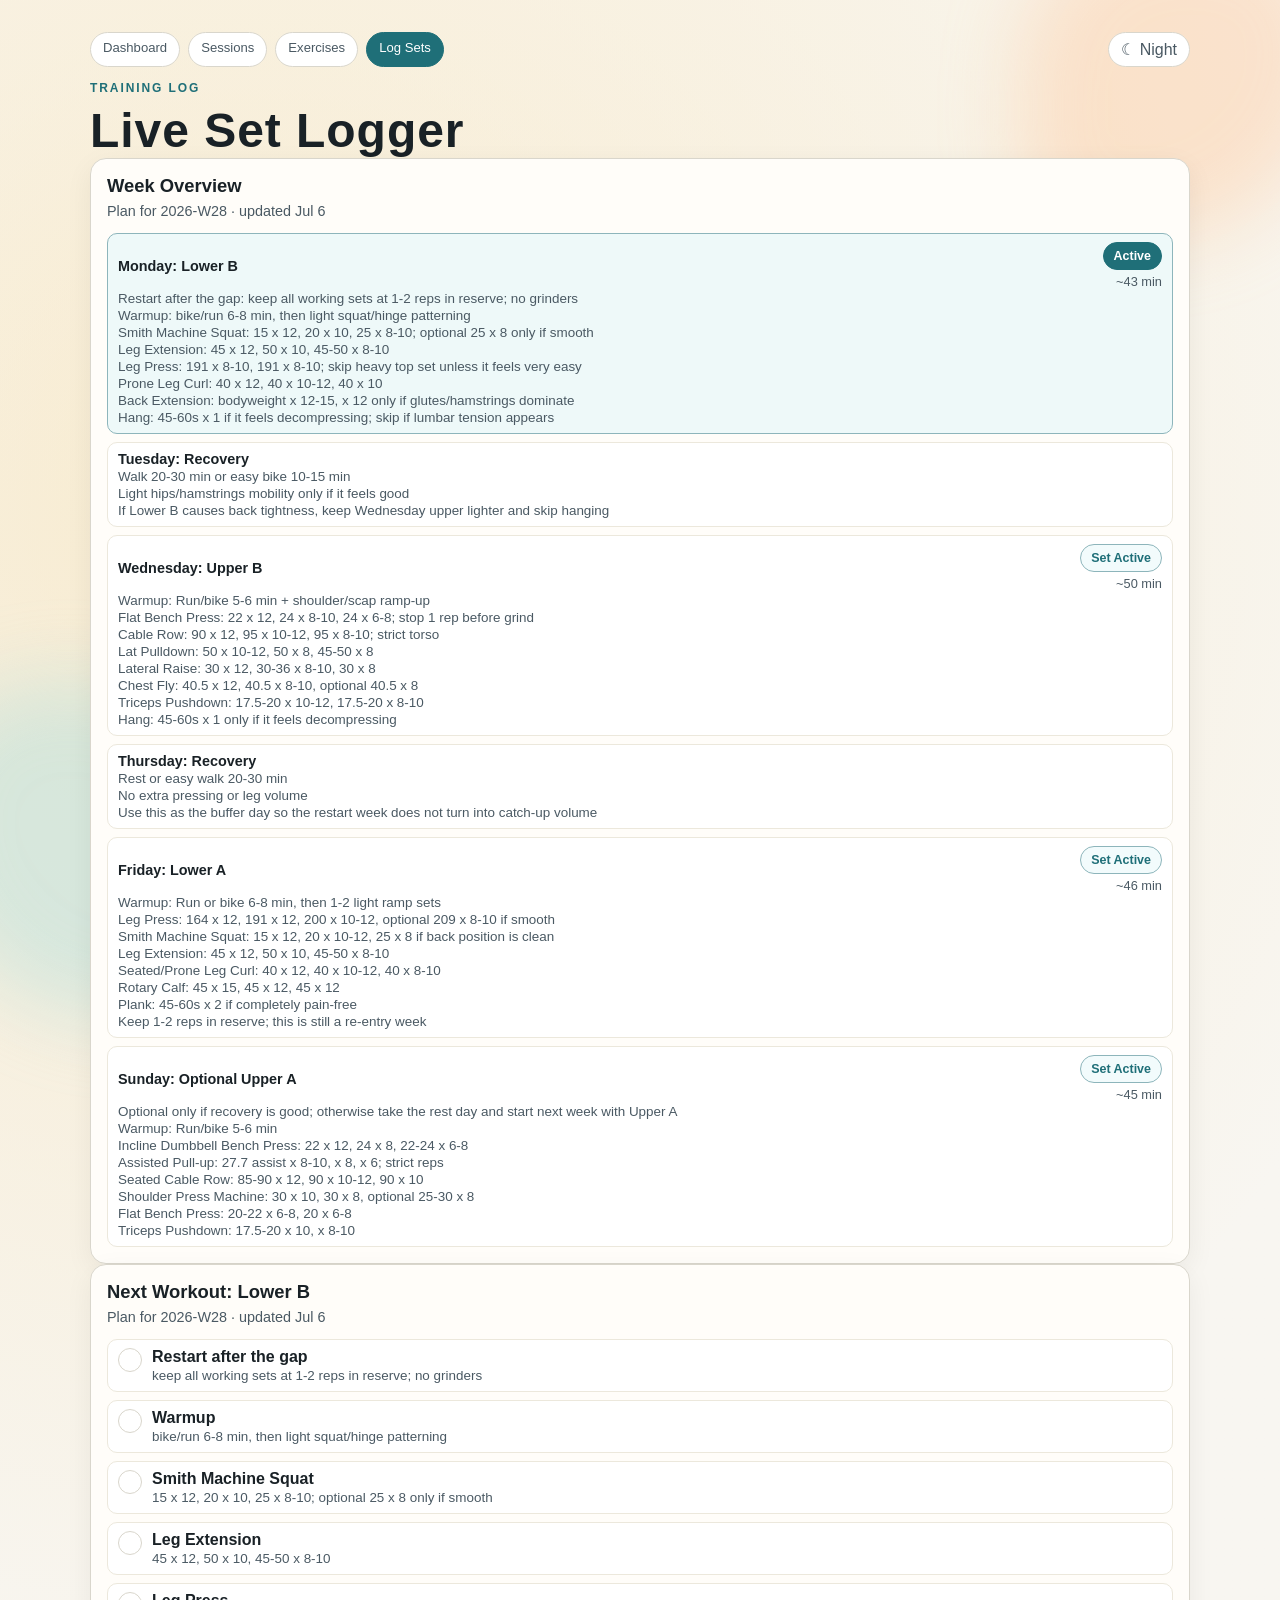
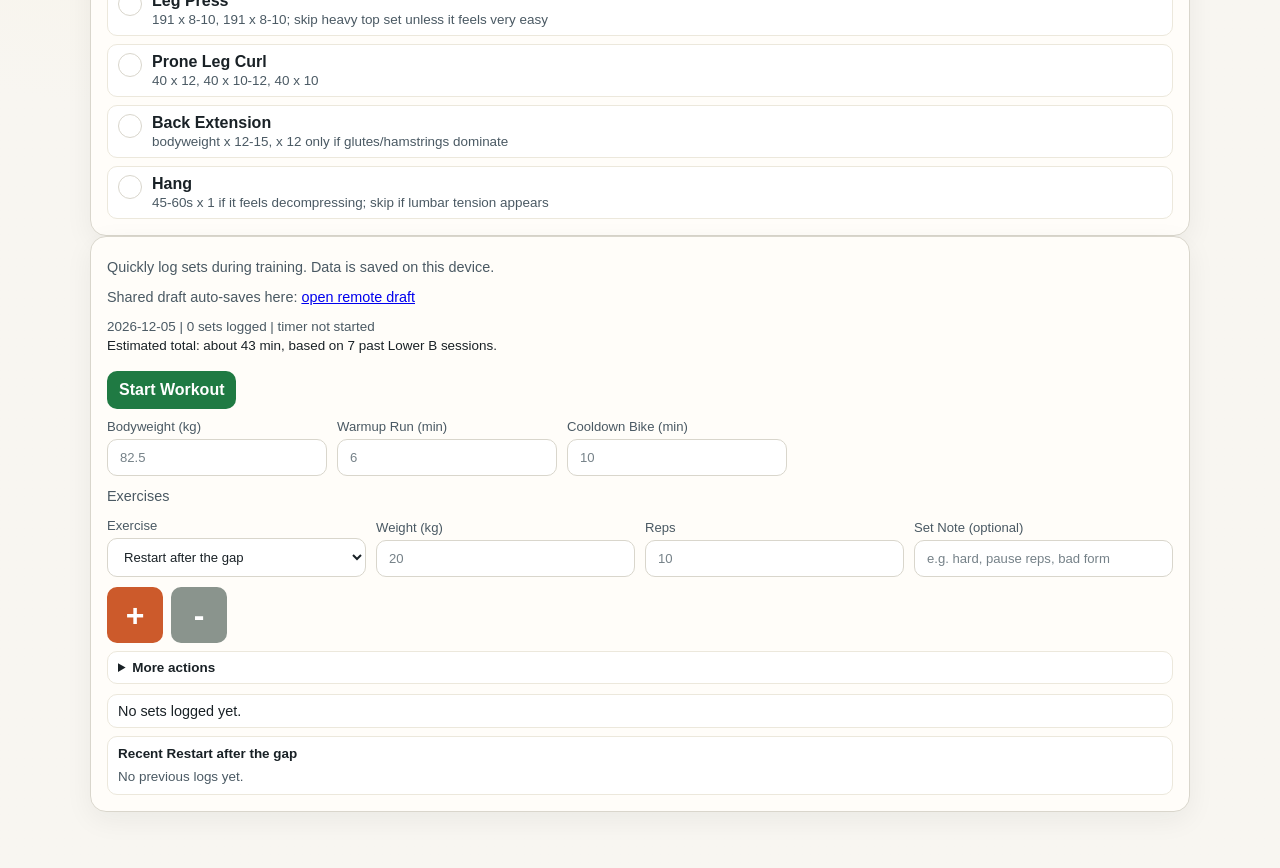
<file: index.html>
<!doctype html>
<html lang="en">
  <head>
    <meta charset="UTF-8" />
    <meta name="viewport" content="width=device-width, initial-scale=1.0" />
    <title>Workout Logger</title>
    <link rel="icon" href="./favicon.svg" type="image/svg+xml" />
    <link rel="stylesheet" href="styles.css?v=20260608c" />
  </head>
  <body>
    <div class="bg-shape bg-shape-a"></div>
    <div class="bg-shape bg-shape-b"></div>

    <main class="container">
      <nav class="top-nav">
        <a class="top-nav-link" href="./dashboard.html">Dashboard</a>
        <a class="top-nav-link" href="./sessions.html">Sessions</a>
        <a class="top-nav-link" href="./exercises.html">Exercises</a>
        <a class="top-nav-link is-active" href="./index.html">Log Sets</a>
      </nav>

      <header class="hero">
        <p class="eyebrow">Training Log</p>
        <h1>Live Set Logger</h1>
      </header>

      <section class="panel">
        <h2>Week Overview</h2>
        <p id="week-plan-meta" class="panel-note">Plan version</p>
        <div id="week-overview" class="week-overview"></div>
      </section>

      <section class="panel">
        <h2 id="next-workout-title">Next Workout: Upper A</h2>
        <p id="next-plan-meta" class="panel-note">Plan version</p>
        <div id="next-plan" class="next-plan"></div>
      </section>

      <section class="panel">
        <p class="panel-note">Quickly log sets during training. Data is saved on this device.</p>
        <p class="panel-note">Shared draft auto-saves here: <a id="live-shared-link" href="https://api.restful-api.dev/objects/ff8081819d82fab6019da7edcb1f2a55" target="_blank" rel="noreferrer">open remote draft</a></p>
        <div id="live-status" class="live-status"></div>
        <div id="live-estimate" class="live-estimate"></div>
        <div id="live-feedback" class="live-feedback"></div>
        <div class="live-actions live-actions-top">
          <button id="live-toggle-workout" class="live-btn live-btn-start" type="button">Start Workout</button>
        </div>
        <div class="live-session-grid">
          <label class="live-field" for="live-bodyweight">
            <span>Bodyweight (kg)</span>
            <input id="live-bodyweight" type="number" min="0" step="any" inputmode="decimal" placeholder="82.5" />
          </label>
          <label class="live-field" for="live-warmup-run">
            <span>Warmup Run (min)</span>
            <input id="live-warmup-run" type="number" min="0" step="1" inputmode="numeric" placeholder="6" />
          </label>
          <label class="live-field" for="live-cooldown-bike">
            <span>Cooldown Bike (min)</span>
            <input id="live-cooldown-bike" type="number" min="0" step="1" inputmode="numeric" placeholder="10" />
          </label>
        </div>
        <p class="panel-note">Exercises</p>
        <div class="live-grid">
          <label class="live-field" for="live-exercise">
            <span>Exercise</span>
            <select id="live-exercise"></select>
          </label>
          <label id="live-custom-wrap" class="live-field" for="live-custom-exercise" hidden>
            <span>Custom Exercise Name</span>
            <input id="live-custom-exercise" type="text" placeholder="e.g. Dumbbell Row" />
          </label>
          <label id="live-weight-wrap" class="live-field" for="live-weight">
            <span>Weight (kg)</span>
            <input id="live-weight" type="number" min="0" step="1" inputmode="decimal" placeholder="20" />
          </label>
          <label id="live-reps-wrap" class="live-field" for="live-reps">
            <span>Reps</span>
            <input id="live-reps" type="number" min="0" step="1" inputmode="numeric" placeholder="10" />
          </label>
          <label id="live-duration-wrap" class="live-field" for="live-duration-sec" hidden>
            <span>Seconds</span>
            <input id="live-duration-sec" type="number" min="1" step="1" inputmode="numeric" placeholder="30" />
          </label>
          <label class="live-field" for="live-set-note">
            <span>Set Note (optional)</span>
            <input id="live-set-note" type="text" placeholder="e.g. hard, pause reps, bad form" />
          </label>
          <div class="live-actions">
            <button id="live-add" class="live-btn live-btn-plus" type="button" aria-label="Add Set" title="Add Set">+</button>
            <button id="live-remove-last" class="live-btn live-btn-minus" type="button" aria-label="Remove Last Set" title="Remove Last Set">-</button>
          </div>
        </div>

        <details class="live-advanced">
          <summary>More actions</summary>
          <div class="live-advanced-actions">
            <button id="live-export-yaml" class="live-btn live-btn-accent" type="button">Export YAML for Today</button>
            <button id="live-copy-yaml" class="live-btn live-btn-dark" type="button">Copy YAML</button>
            <button id="live-clear" class="live-btn live-btn-muted" type="button">Clear Session</button>
          </div>
          <label class="live-field" for="live-yaml-output">
            <span>YAML Output</span>
            <textarea id="live-yaml-output" class="live-yaml-output" readonly placeholder="Your generated YAML will appear here..."></textarea>
          </label>
        </details>

        <div id="live-list" class="live-list"></div>
        <div id="live-ex-history" class="live-ex-history"></div>
      </section>
    </main>

    <script src="app.js?v=20260608d"></script>
  </body>
</html>
</file>
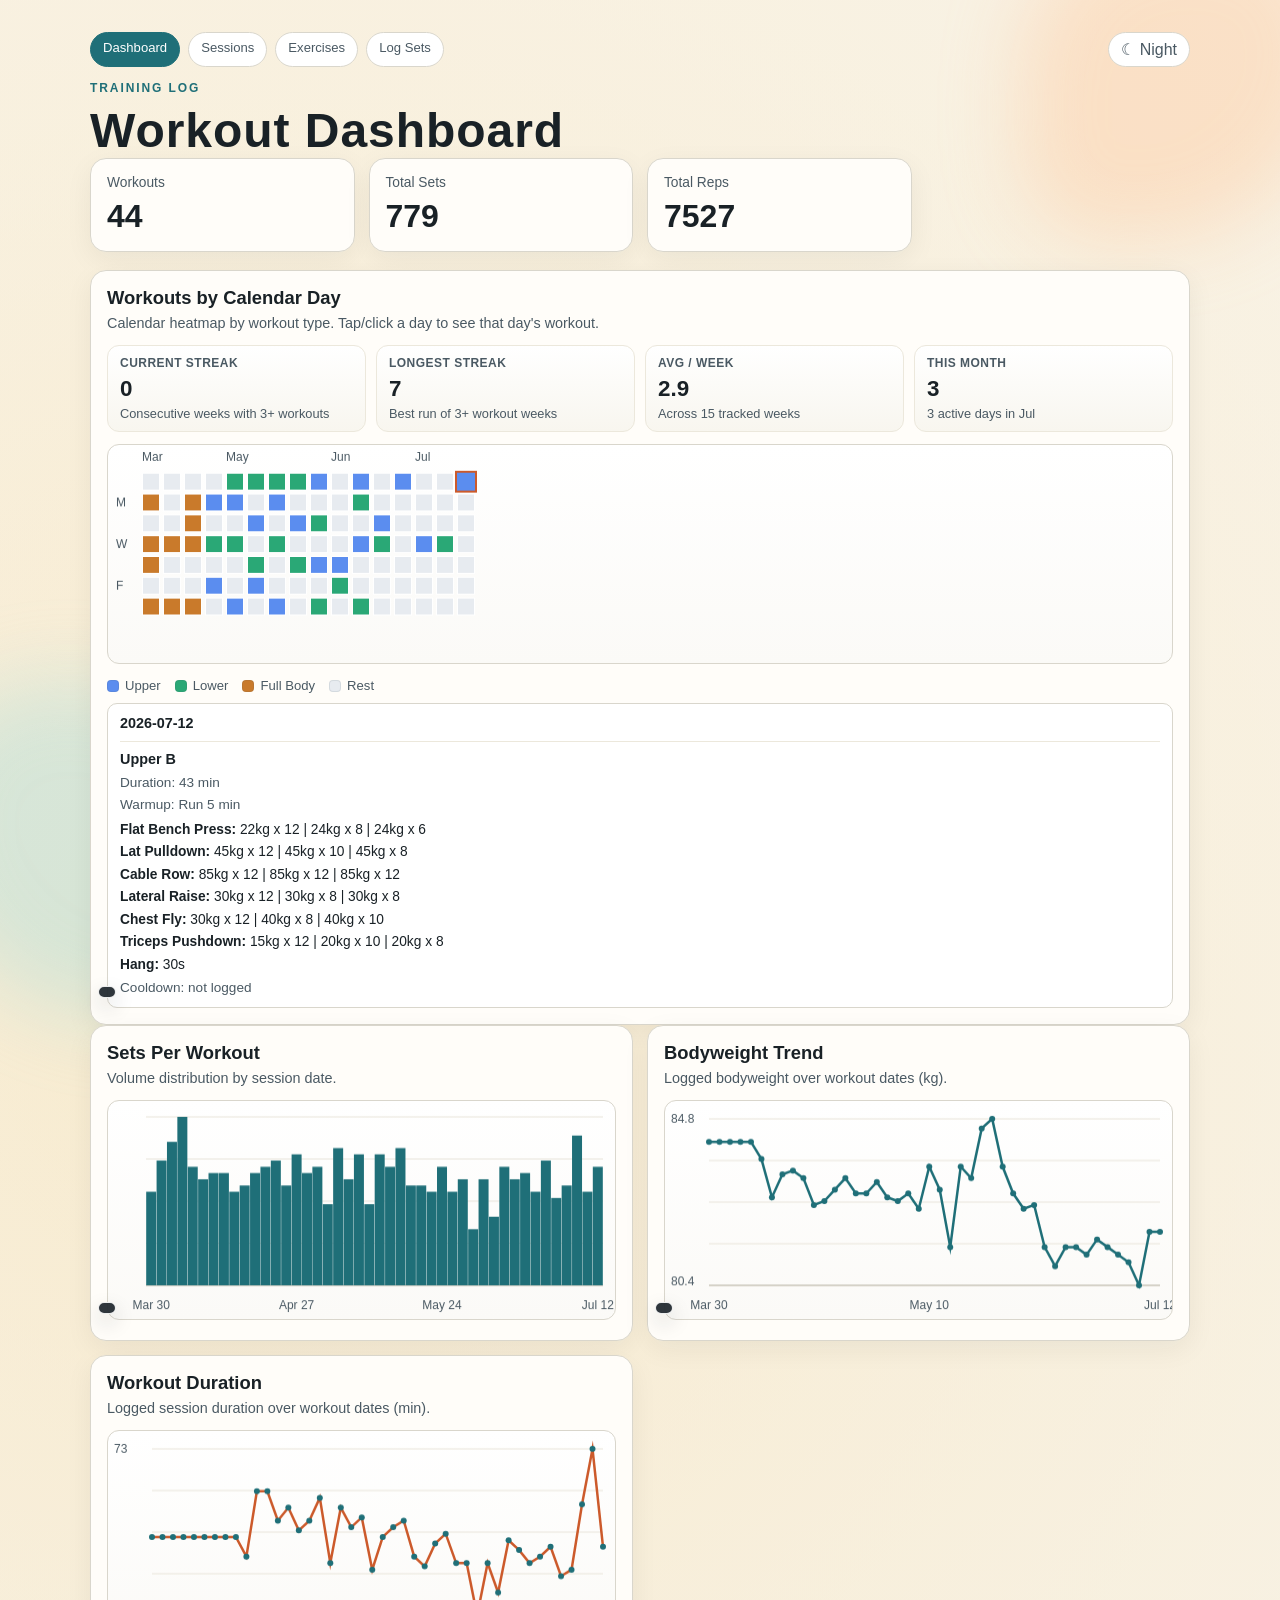
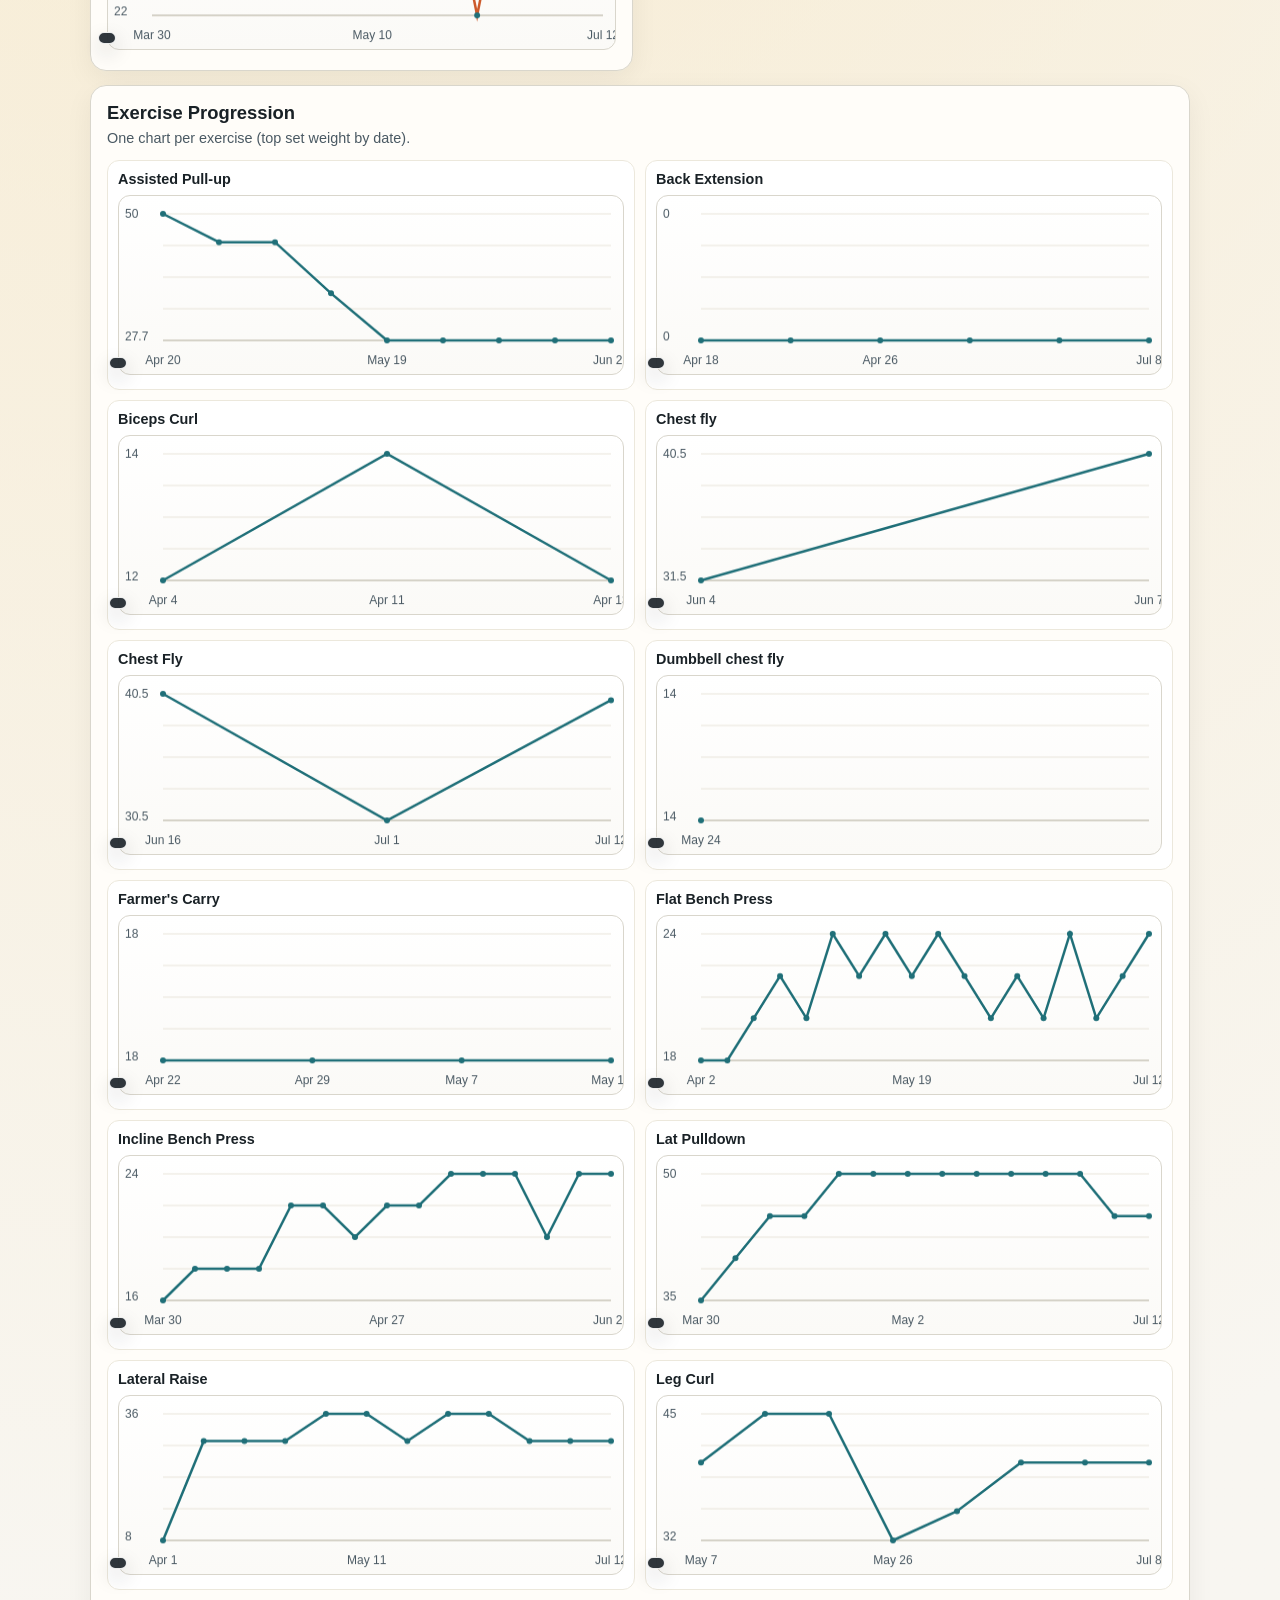
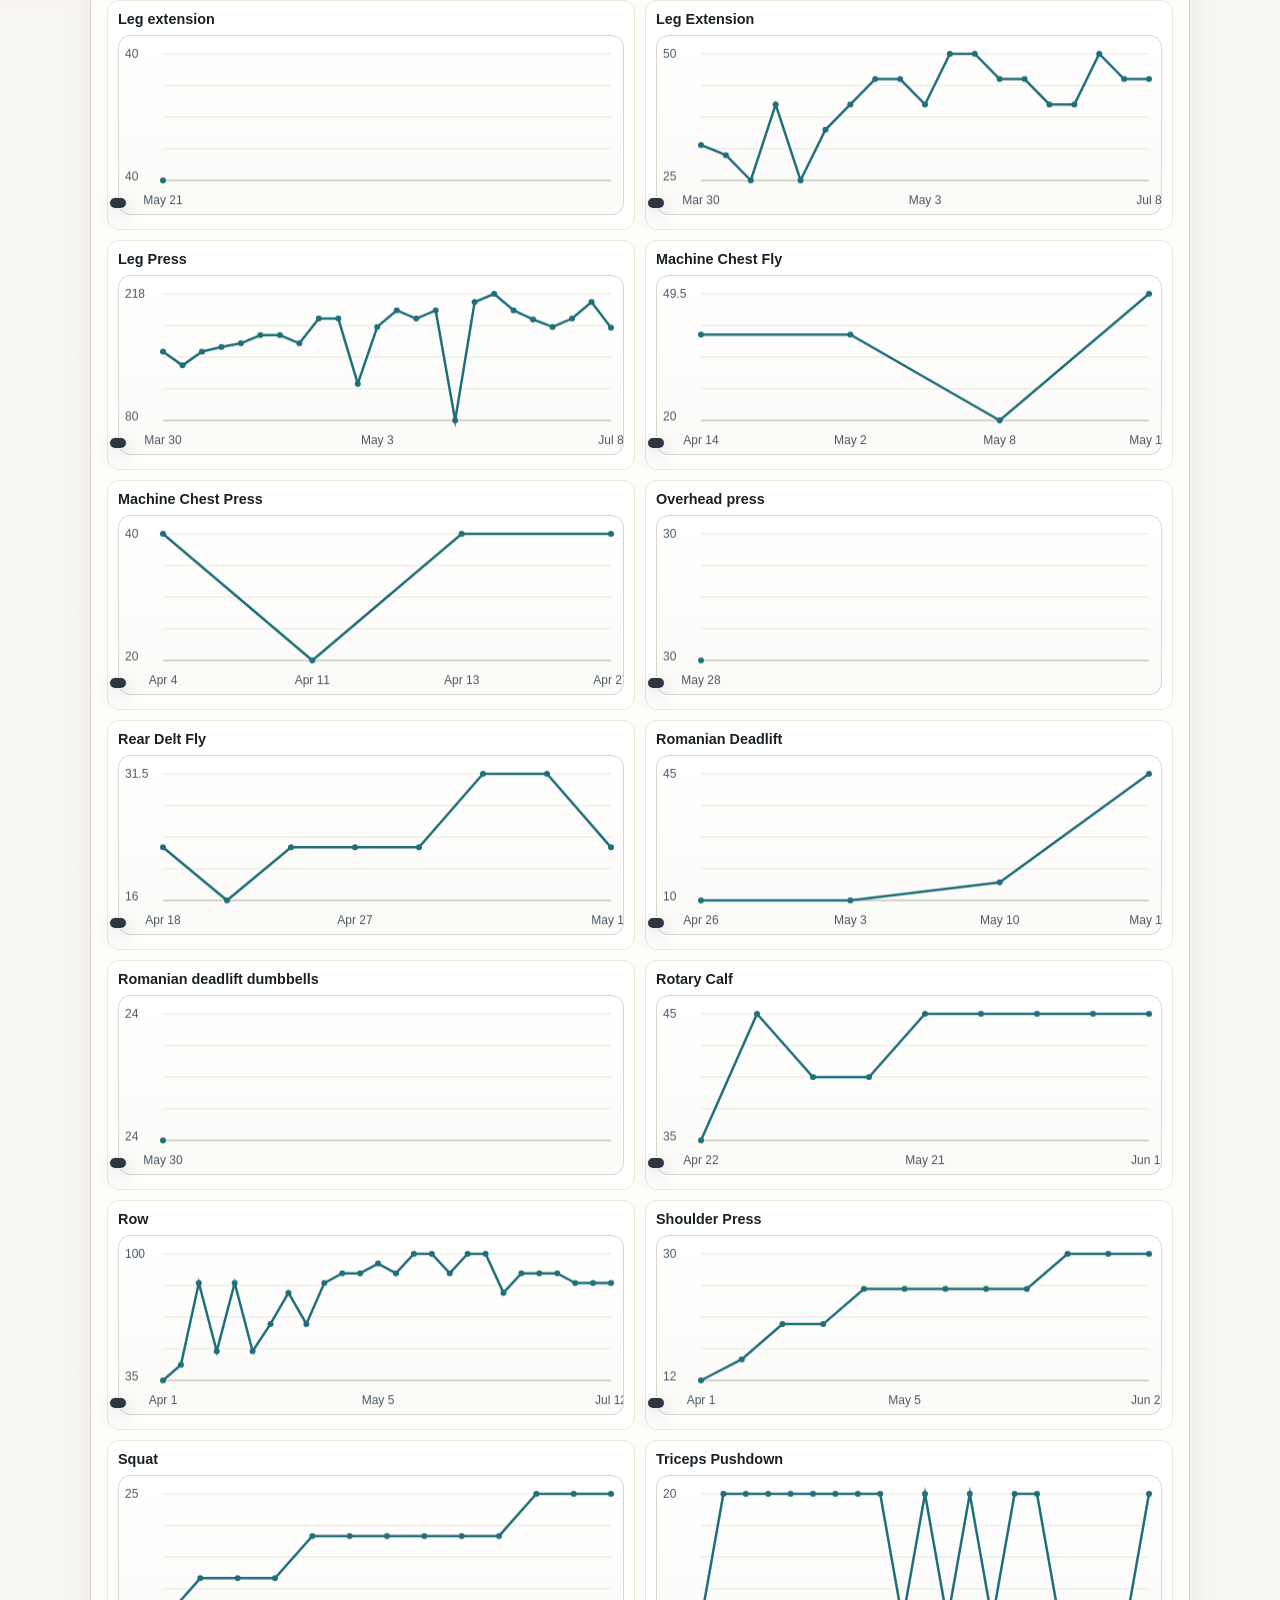
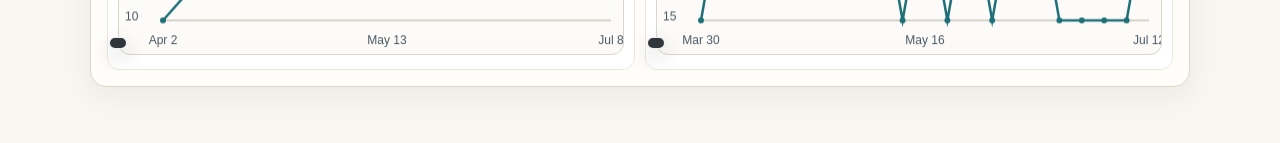
<file: dashboard.html>
<!doctype html>
<html lang="en">
  <head>
    <meta charset="UTF-8" />
    <meta name="viewport" content="width=device-width, initial-scale=1.0" />
    <title>Workout Dashboard</title>
    <link rel="icon" href="./favicon.svg" type="image/svg+xml" />
    <link rel="stylesheet" href="styles.css?v=20260608c" />
  </head>
  <body>
    <div class="bg-shape bg-shape-a"></div>
    <div class="bg-shape bg-shape-b"></div>

    <main class="container">
      <nav class="top-nav">
        <a class="top-nav-link is-active" href="./dashboard.html">Dashboard</a>
        <a class="top-nav-link" href="./sessions.html">Sessions</a>
        <a class="top-nav-link" href="./exercises.html">Exercises</a>
        <a class="top-nav-link" href="./index.html">Log Sets</a>
      </nav>
      <header class="hero">
        <p class="eyebrow">Training Log</p>
        <h1>Workout Dashboard</h1>
      </header>

      <section class="kpi-grid" aria-label="Key metrics">
        <article class="kpi-card">
          <p class="kpi-label">Workouts</p>
          <p id="kpi-workouts" class="kpi-value">-</p>
        </article>
        <article class="kpi-card">
          <p class="kpi-label">Total Sets</p>
          <p id="kpi-sets" class="kpi-value">-</p>
        </article>
        <article class="kpi-card">
          <p class="kpi-label">Total Reps</p>
          <p id="kpi-reps" class="kpi-value">-</p>
        </article>
      </section>

      <section class="panel">
        <h2>Workouts by Calendar Day</h2>
        <p class="panel-note">Calendar heatmap by workout type. Tap/click a day to see that day's workout.</p>
        <div id="activity-summary" class="activity-summary" aria-label="Training summary"></div>
        <canvas id="calendar-chart" height="220"></canvas>
        <div id="calendar-legend" class="calendar-legend" aria-label="Workout type legend"></div>
        <div id="calendar-day-detail" class="calendar-day-detail"></div>
      </section>

      <section class="panel-grid">
        <article class="panel">
          <h2>Sets Per Workout</h2>
          <p class="panel-note">Volume distribution by session date.</p>
          <canvas id="sets-chart" height="220"></canvas>
        </article>

        <article class="panel">
          <h2>Bodyweight Trend</h2>
          <p class="panel-note">Logged bodyweight over workout dates (kg).</p>
          <canvas id="bodyweight-chart" height="220"></canvas>
        </article>

        <article class="panel">
          <h2>Workout Duration</h2>
          <p class="panel-note">Logged session duration over workout dates (min).</p>
          <canvas id="duration-chart" height="220"></canvas>
        </article>

        <article class="panel panel-wide">
          <h2>Exercise Progression</h2>
          <p class="panel-note">One chart per exercise (top set weight by date).</p>
          <div id="exercise-charts" class="exercise-charts"></div>
        </article>
      </section>

    </main>

    <script src="app.js?v=20260608d"></script>
  </body>
</html>
</file>
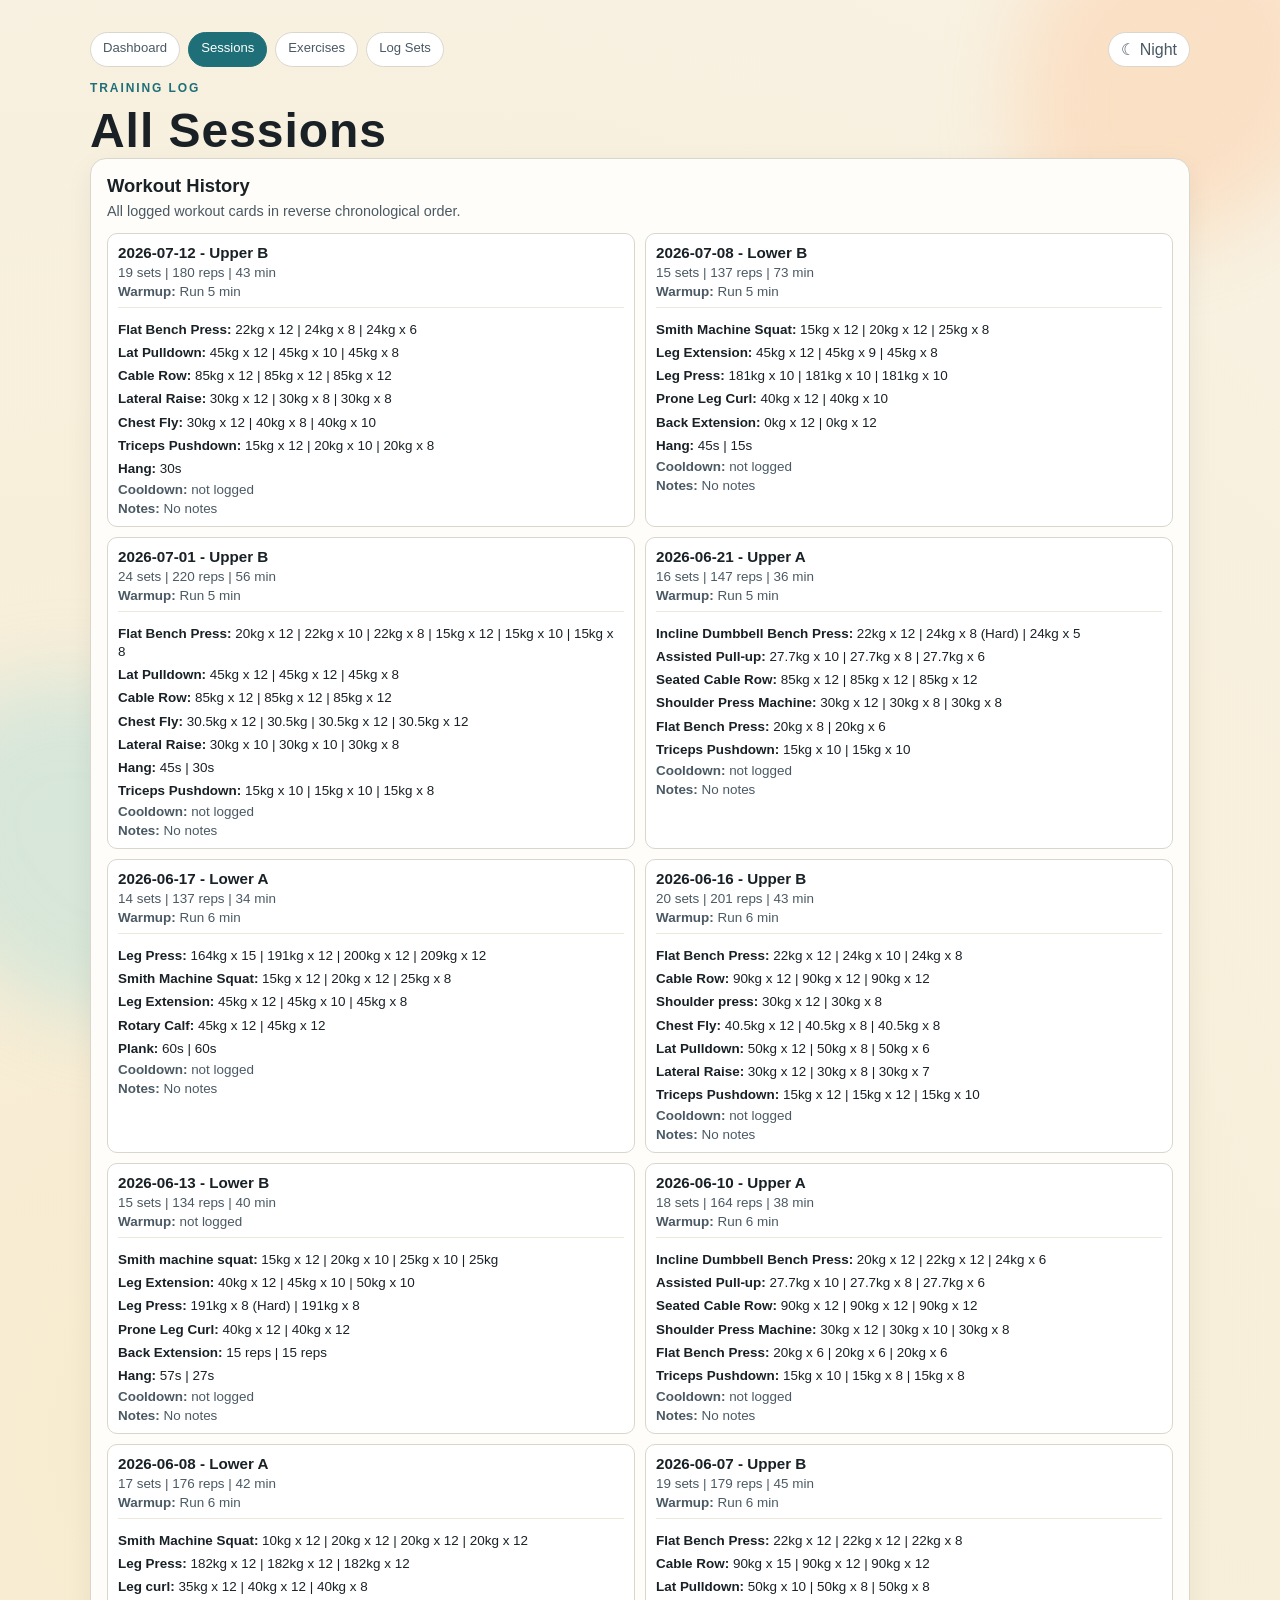
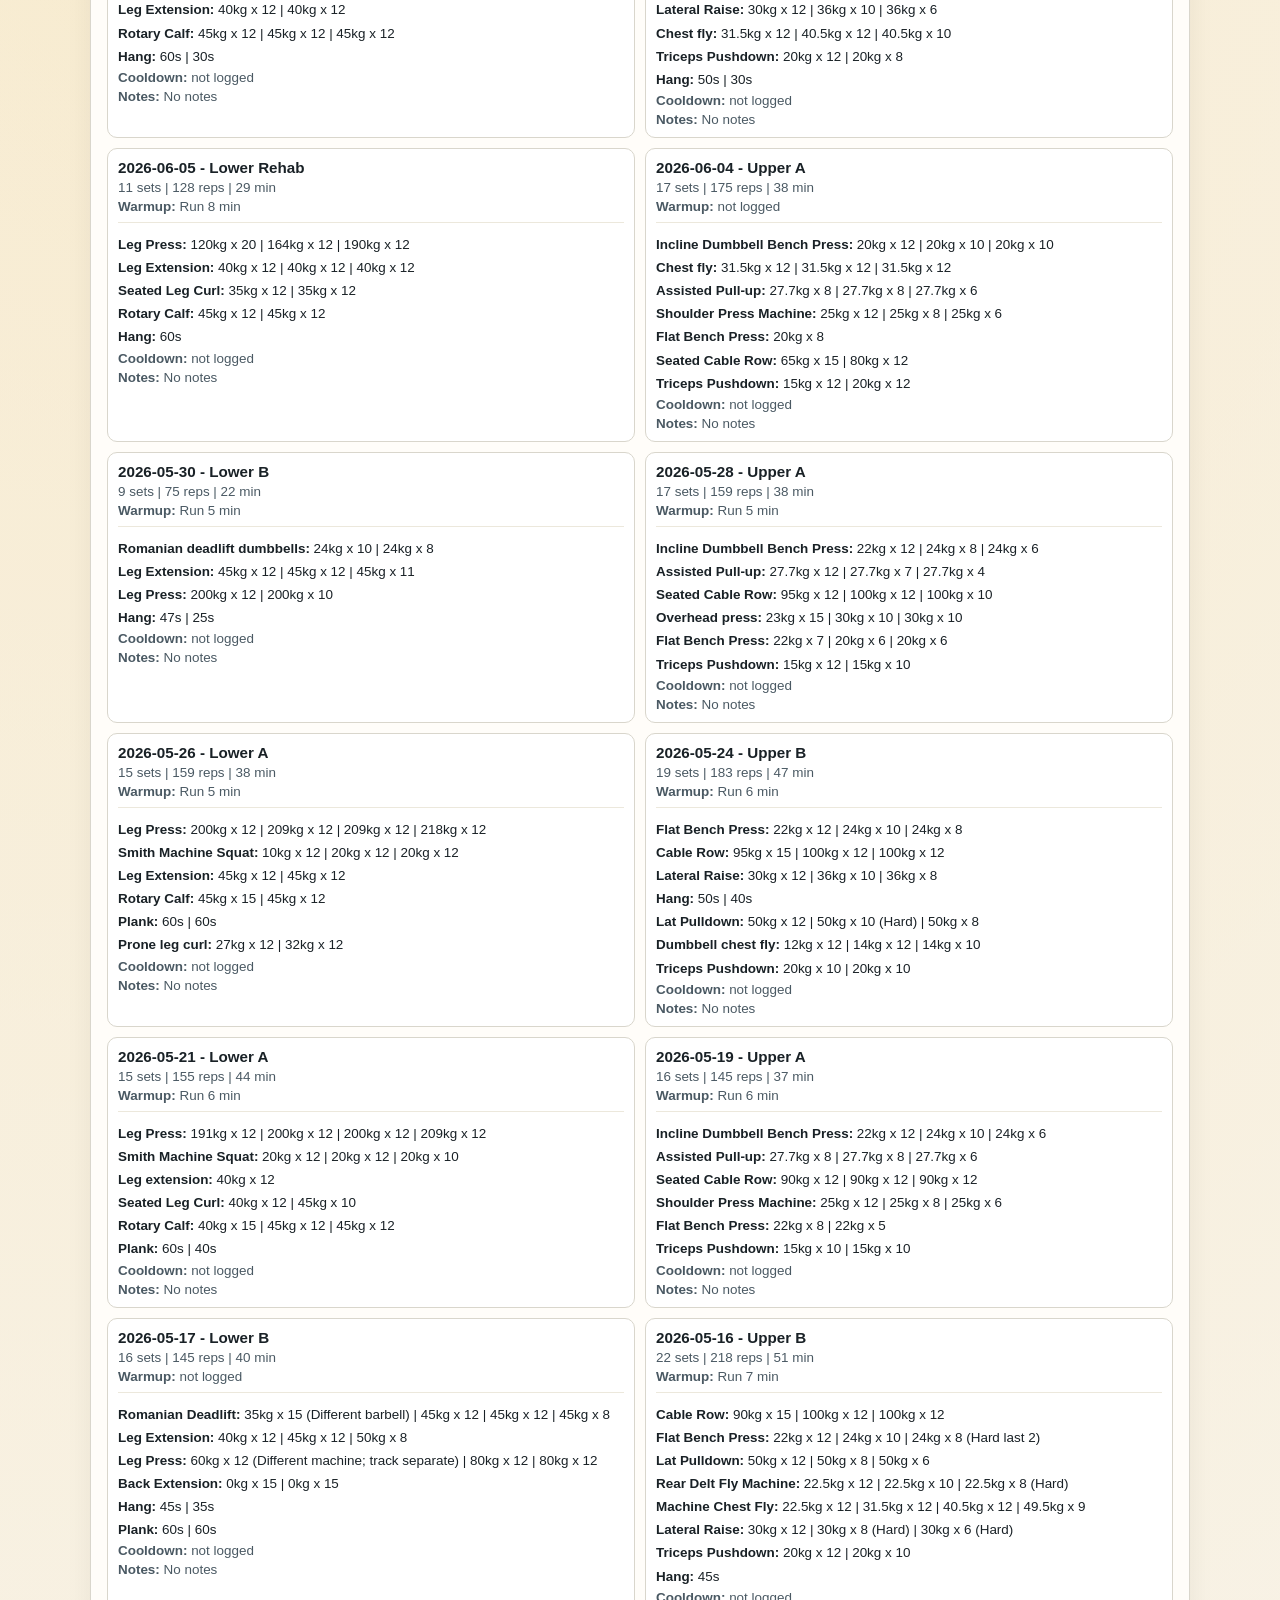
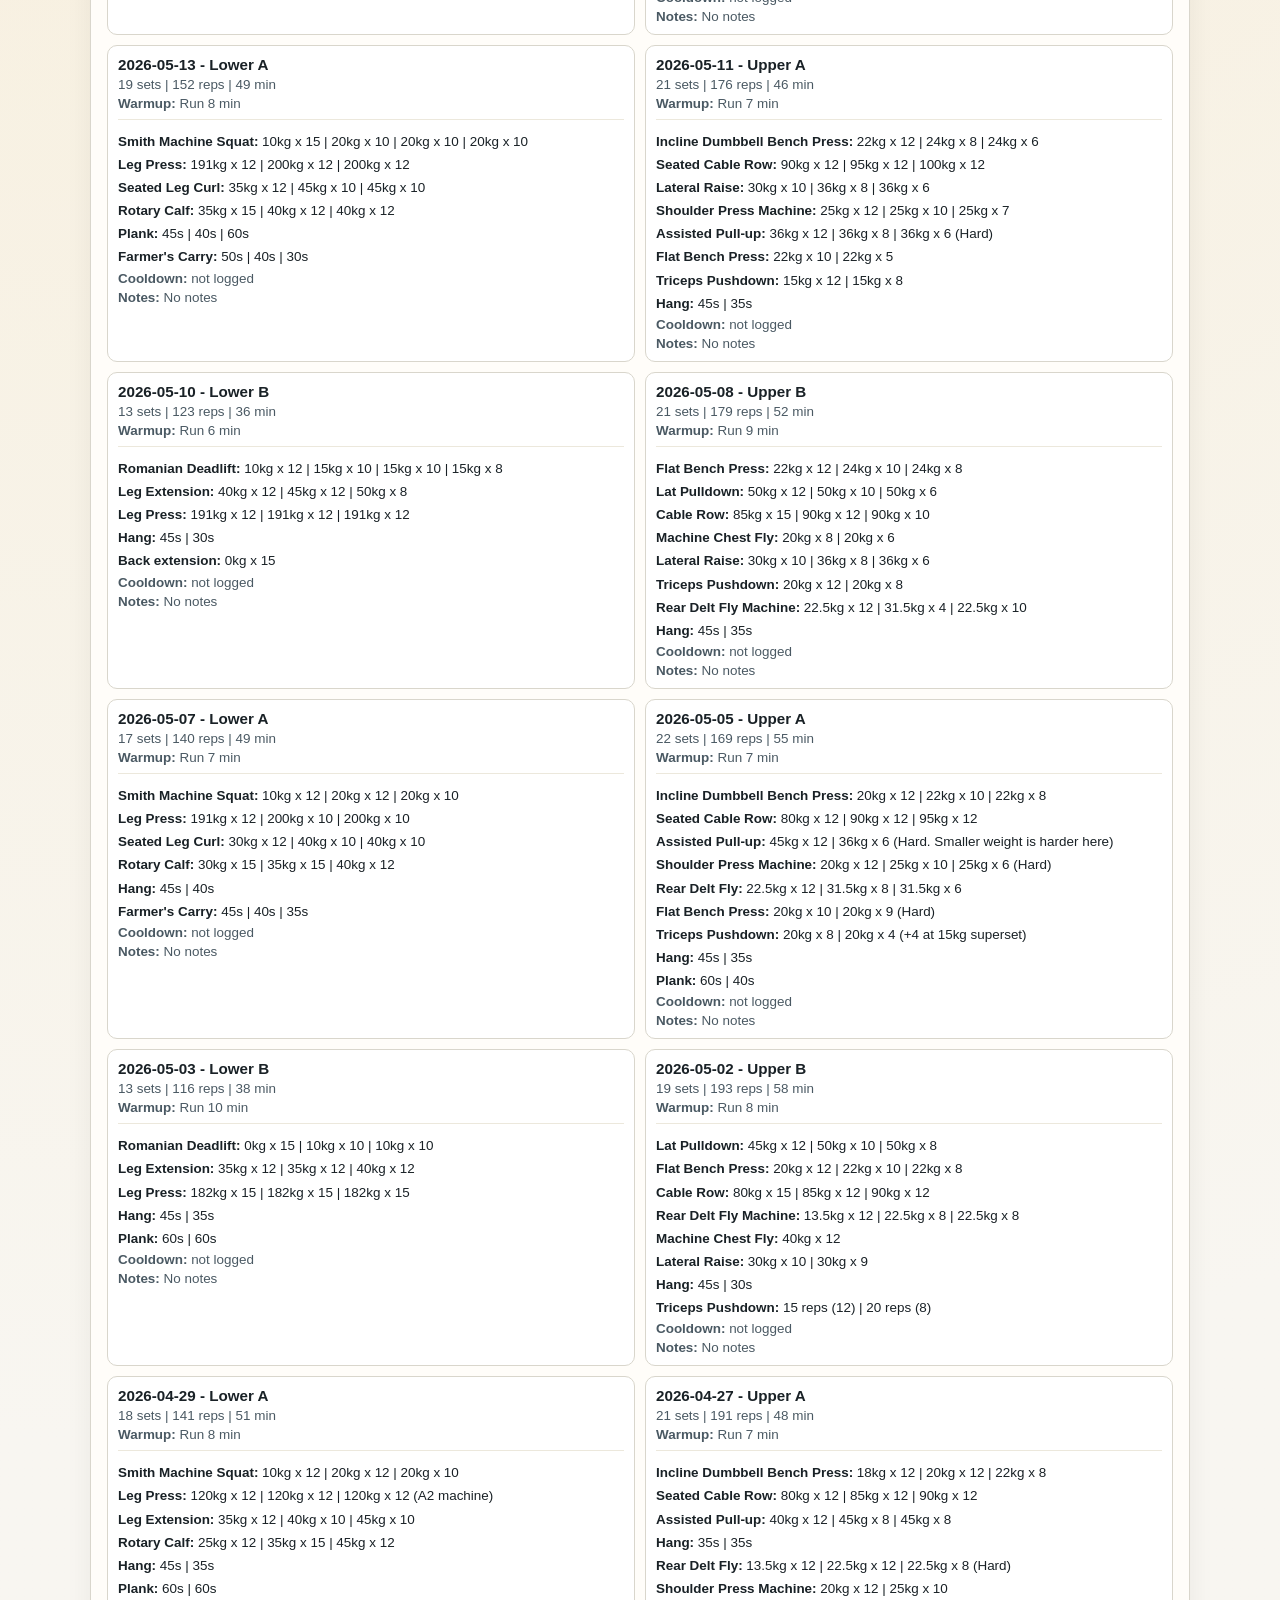
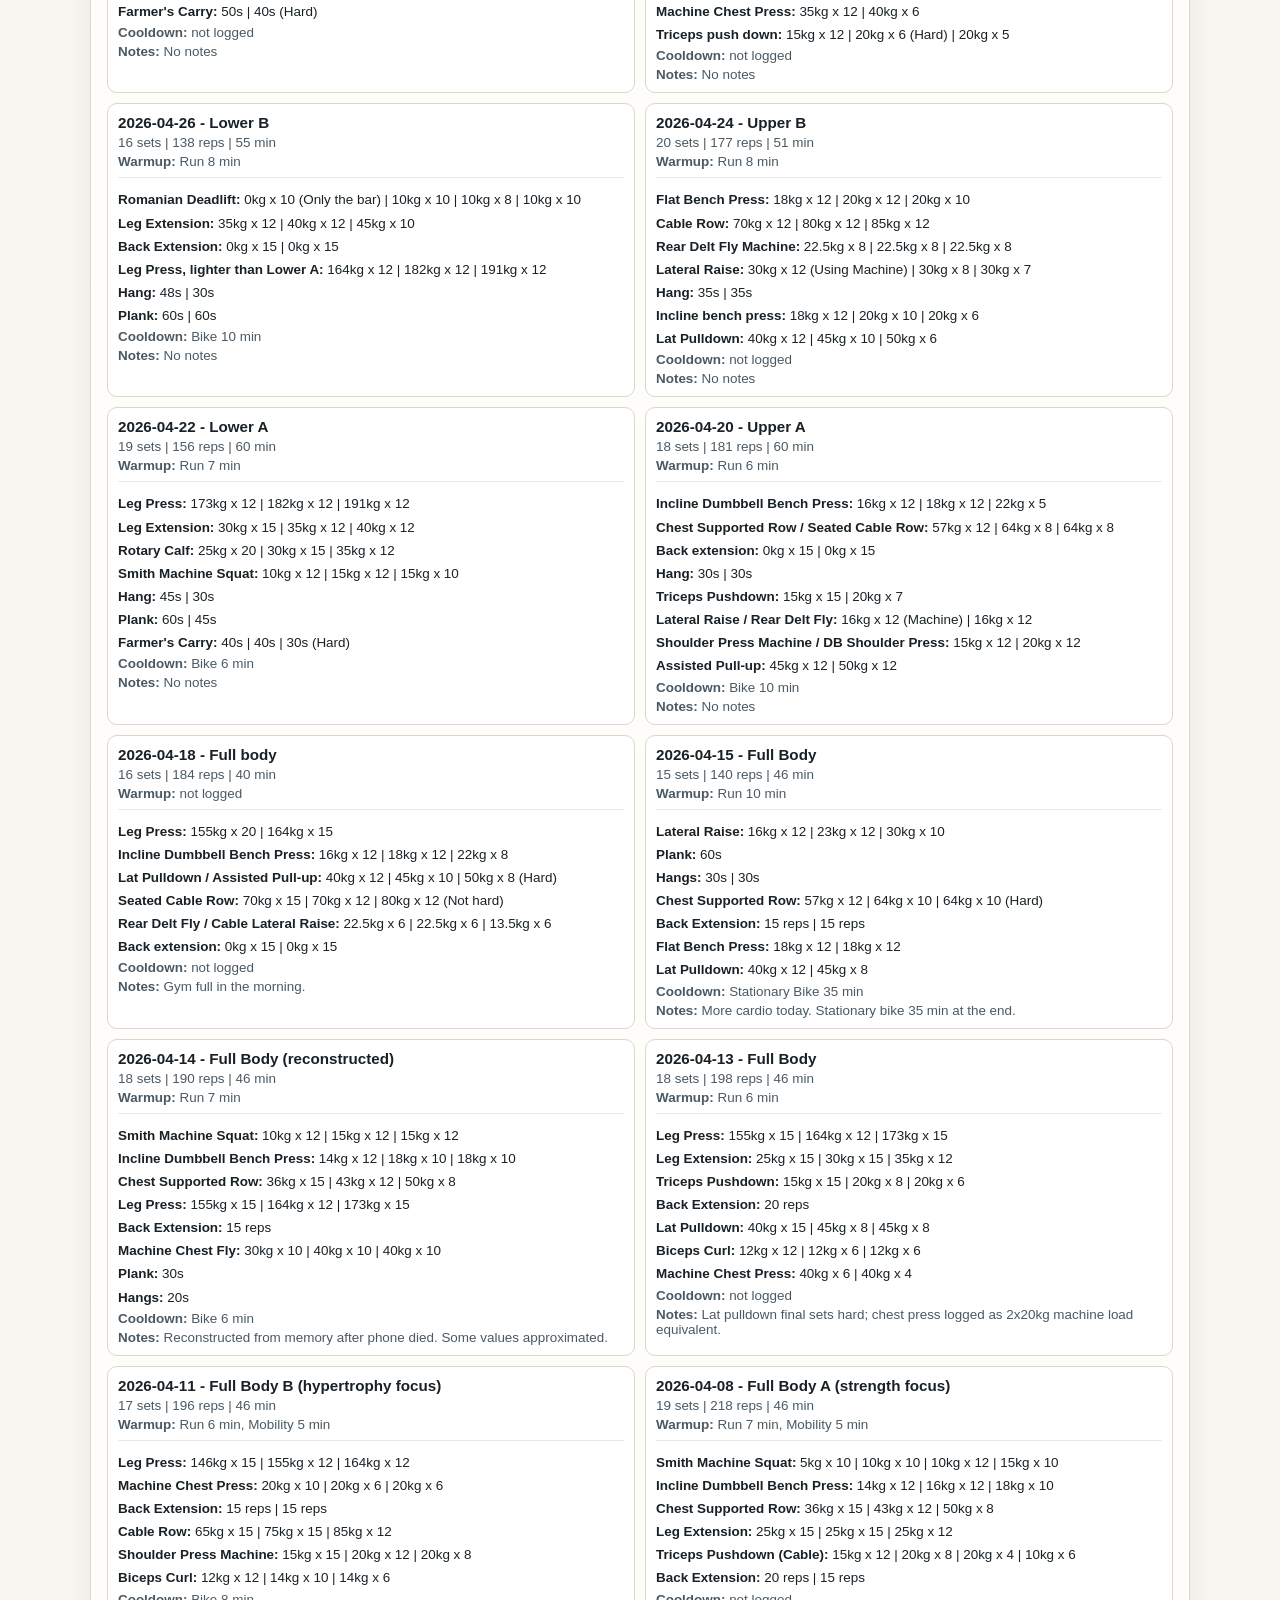
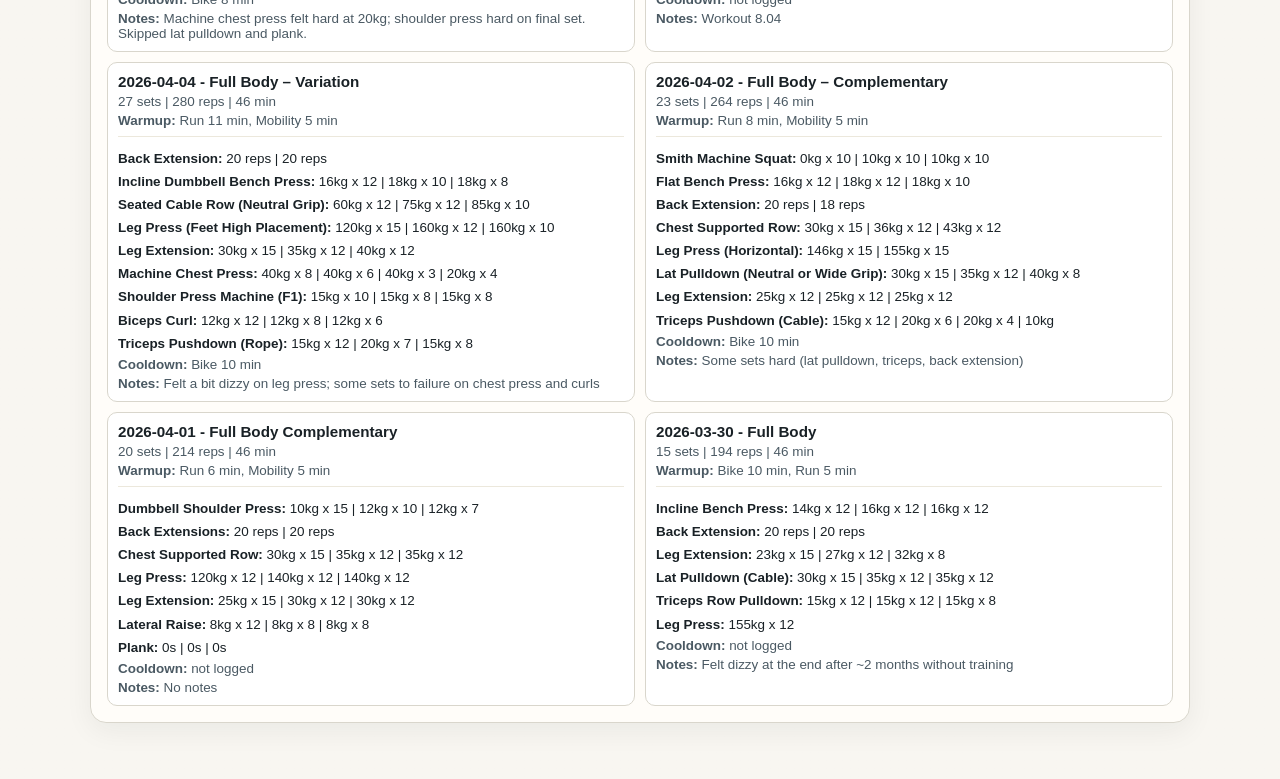
<file: sessions.html>
<!doctype html>
<html lang="en">
  <head>
    <meta charset="UTF-8" />
    <meta name="viewport" content="width=device-width, initial-scale=1.0" />
    <title>Workout Sessions</title>
    <link rel="icon" href="./favicon.svg" type="image/svg+xml" />
    <link rel="stylesheet" href="styles.css?v=20260608c" />
  </head>
  <body>
    <div class="bg-shape bg-shape-a"></div>
    <div class="bg-shape bg-shape-b"></div>

    <main class="container">
      <nav class="top-nav">
        <a class="top-nav-link" href="./dashboard.html">Dashboard</a>
        <a class="top-nav-link is-active" href="./sessions.html">Sessions</a>
        <a class="top-nav-link" href="./exercises.html">Exercises</a>
        <a class="top-nav-link" href="./index.html">Log Sets</a>
      </nav>

      <header class="hero">
        <p class="eyebrow">Training Log</p>
        <h1>All Sessions</h1>
      </header>

      <section class="panel">
        <h2>Workout History</h2>
        <p class="panel-note">All logged workout cards in reverse chronological order.</p>
        <div id="session-list" class="session-list"></div>
      </section>
    </main>

    <script src="app.js?v=20260608d"></script>
  </body>
</html>
</file>
<file: styles.css>
:root {
  --bg: #f8f6f1;
  --ink: #192126;
  --ink-soft: #4a5963;
  --card: #fffdf8;
  --line: #d9d6cc;
  --accent: #cc5a2b;
  --accent-2: #1f6f78;
  --accent-3: #e7b10a;
  --surface: #fff;
  --surface-soft: #fbfaf7;
  --panel-shadow: rgba(25, 33, 38, 0.06);
  --chart-grid: #e9e5da;
  --chart-axis: #b9b4a6;
  color-scheme: light;
}

body[data-theme="night"] {
  --bg: #101820;
  --ink: #f1f5f7;
  --ink-soft: #b7c4cb;
  --card: #17232c;
  --line: #31424d;
  --accent: #ff8a5b;
  --accent-2: #62c7d3;
  --accent-3: #f0c94c;
  --surface: #1d2a34;
  --surface-soft: #15202a;
  --panel-shadow: rgba(0, 0, 0, 0.34);
  --chart-grid: #2c3a44;
  --chart-axis: #6f808a;
  color-scheme: dark;
}

* {
  box-sizing: border-box;
}

body {
  margin: 0;
  color: var(--ink);
  background: radial-gradient(circle at 20% 20%, color-mix(in oklab, var(--accent-3) 22%, transparent) 0%, var(--bg) 55%),
    linear-gradient(180deg, color-mix(in oklab, var(--surface) 72%, var(--bg) 28%) 0%, var(--bg) 100%);
  font-family: "Avenir Next", "Trebuchet MS", "Gill Sans", sans-serif;
}

.bg-shape {
  position: fixed;
  z-index: -1;
  filter: blur(40px);
  opacity: 0.35;
}

.bg-shape-a {
  width: 320px;
  height: 320px;
  border-radius: 55% 45% 70% 30%;
  background: #ffc08f;
  top: -80px;
  right: -60px;
}

.bg-shape-b {
  width: 340px;
  height: 340px;
  border-radius: 42% 58% 35% 65%;
  background: #9ad9de;
  bottom: -120px;
  left: -80px;
}

.container {
  width: min(1100px, 92vw);
  margin: 32px auto 56px;
}

.top-nav {
  display: flex;
  flex-wrap: wrap;
  gap: 8px;
  margin-bottom: 14px;
}

.top-nav-link {
  text-decoration: none;
  border: 1px solid var(--line);
  border-radius: 999px;
  padding: 7px 12px;
  font-size: 0.82rem;
  color: var(--ink-soft);
  background: var(--surface);
}

.theme-toggle {
  cursor: pointer;
  font: inherit;
  margin-left: auto;
}

.top-nav-link.is-active {
  color: #fff;
  background: var(--accent-2);
  border-color: var(--accent-2);
}

.hero h1 {
  margin: 0;
  font-size: clamp(2rem, 4vw, 3rem);
  letter-spacing: 0.02em;
}

.eyebrow {
  margin: 0 0 8px;
  text-transform: uppercase;
  letter-spacing: 0.16em;
  color: var(--accent-2);
  font-size: 0.75rem;
  font-weight: 700;
}

.subtitle {
  margin: 8px 0 24px;
  color: var(--ink-soft);
}

.kpi-grid {
  display: grid;
  grid-template-columns: repeat(4, minmax(0, 1fr));
  gap: 14px;
  margin-bottom: 18px;
}

.kpi-card,
.panel {
  position: relative;
  background: color-mix(in oklab, var(--card) 90%, white 10%);
  border: 1px solid var(--line);
  border-radius: 16px;
  padding: 16px;
  box-shadow: 0 8px 28px var(--panel-shadow);
}

.kpi-label {
  margin: 0;
  font-size: 0.86rem;
  color: var(--ink-soft);
}

.kpi-value {
  margin: 8px 0 0;
  font-size: clamp(1.4rem, 2.6vw, 2rem);
  font-weight: 700;
}

.panel-grid {
  display: grid;
  grid-template-columns: 1fr 1fr;
  gap: 14px;
}

.panel-wide {
  grid-column: 1 / -1;
}

.panel h2 {
  margin: 0;
  font-size: 1.15rem;
}

.panel-note {
  margin: 6px 0 14px;
  color: var(--ink-soft);
  font-size: 0.9rem;
}

.panel-head {
  display: flex;
  align-items: flex-end;
  justify-content: space-between;
  gap: 12px;
}

.select-wrap {
  display: inline-flex;
  flex-direction: column;
  gap: 6px;
  font-size: 0.8rem;
  color: var(--ink-soft);
}

select {
  min-width: 220px;
  border: 1px solid var(--line);
  background: var(--surface);
  padding: 8px 10px;
  border-radius: 10px;
  color: var(--ink);
  font: inherit;
}

input,
textarea {
  border-color: var(--line);
  background: var(--surface);
  color: var(--ink);
}

input::placeholder,
textarea::placeholder {
  color: color-mix(in oklab, var(--ink-soft) 76%, transparent);
}

canvas {
  width: 100%;
  border-radius: 12px;
  background: linear-gradient(180deg, var(--surface) 0%, var(--surface-soft) 100%);
  border: 1px solid var(--line);
}

.chart-tooltip {
  position: absolute;
  z-index: 4;
  pointer-events: none;
  transform: translate(-50%, calc(-100% - 10px));
  padding: 5px 8px;
  border-radius: 7px;
  background: rgba(35, 42, 48, 0.94);
  color: #fff;
  border: 1px solid rgba(255, 255, 255, 0.9);
  box-shadow: 0 8px 20px rgba(25, 33, 38, 0.18);
  font-size: 0.78rem;
  white-space: nowrap;
}

.chart-tooltip[hidden] {
  display: none;
}

.session-list {
  display: grid;
  grid-template-columns: repeat(2, minmax(0, 1fr));
  gap: 10px;
}

.session-item {
  border: 1px solid var(--line);
  border-radius: 10px;
  padding: 10px;
  background: #fff;
}

.session-title {
  margin: 0;
  font-weight: 700;
  font-size: 0.95rem;
}

.session-meta,
.session-notes {
  margin: 4px 0 0;
  font-size: 0.84rem;
  color: var(--ink-soft);
}

.session-workout {
  margin-top: 8px;
  padding-top: 8px;
  border-top: 1px solid #ece8dc;
}

.session-exercise {
  margin: 5px 0 0;
  font-size: 0.84rem;
  color: var(--ink);
  line-height: 1.35;
}

.calendar-day-detail {
  margin-top: 10px;
  padding: 10px 12px;
  border: 1px solid var(--line);
  border-radius: 10px;
  background: #fff;
  font-size: 0.9rem;
  color: var(--ink);
  line-height: 1.35;
}

.activity-summary {
  display: grid;
  grid-template-columns: repeat(4, minmax(0, 1fr));
  gap: 10px;
  margin: 10px 0 12px;
}

.activity-stat {
  border: 1px solid #ece8dc;
  border-radius: 12px;
  background: linear-gradient(180deg, #ffffff 0%, #f8f6ef 100%);
  padding: 10px 12px;
}

.activity-stat-label {
  margin: 0;
  font-size: 0.75rem;
  font-weight: 700;
  letter-spacing: 0.04em;
  text-transform: uppercase;
  color: var(--ink-soft);
}

.activity-stat-value {
  margin: 6px 0 0;
  font-size: 1.4rem;
  font-weight: 700;
  color: var(--ink);
}

.activity-stat-note {
  margin: 4px 0 0;
  font-size: 0.8rem;
  color: var(--ink-soft);
}

.calendar-legend {
  display: flex;
  flex-wrap: wrap;
  gap: 8px 14px;
  margin-top: 10px;
  font-size: 0.82rem;
  color: var(--ink-soft);
}

.calendar-legend-item {
  display: inline-flex;
  align-items: center;
  gap: 6px;
}

.calendar-legend-swatch {
  width: 12px;
  height: 12px;
  border-radius: 4px;
  border: 1px solid rgba(74, 89, 99, 0.12);
}

.calendar-detail-workout {
  margin-top: 8px;
  padding-top: 8px;
  border-top: 1px solid #ece8dc;
}

.calendar-detail-meta {
  margin-top: 4px;
  color: var(--ink-soft);
  font-size: 0.85rem;
}

.calendar-detail-list {
  margin-top: 6px;
}

.calendar-detail-ex {
  margin-top: 4px;
  font-size: 0.86rem;
}

@media (max-width: 820px) {
  .activity-summary {
    grid-template-columns: repeat(2, minmax(0, 1fr));
  }
}

.week-overview,
.next-plan {
  display: grid;
  gap: 8px;
}

.week-overview-item,
.next-plan-item {
  border: 1px solid #ece8dc;
  border-radius: 10px;
  background: #fff;
  padding: 8px 10px;
  font-size: 0.9rem;
}

.next-plan-toggle {
  width: 100%;
  display: flex;
  align-items: flex-start;
  gap: 10px;
  text-align: left;
  color: inherit;
  font: inherit;
  cursor: pointer;
}

.next-plan-check {
  width: 24px;
  height: 24px;
  border-radius: 999px;
  border: 1px solid var(--line);
  background: #fff;
  color: #fff;
  display: inline-flex;
  align-items: center;
  justify-content: center;
  font-weight: 700;
  flex: 0 0 24px;
}

.week-overview-head {
  display: flex;
  align-items: center;
  justify-content: space-between;
  gap: 10px;
}

.week-overview-side {
  display: flex;
  flex-direction: column;
  align-items: flex-end;
  gap: 4px;
}

.week-overview-estimate {
  font-size: 0.8rem;
  color: var(--ink-soft);
}

.next-plan-head {
  font-size: 0.88rem;
  color: var(--ink-soft);
}

.next-plan-copy {
  min-width: 0;
}

.next-plan-toggle.is-done {
  background: color-mix(in oklab, #dff4e7 72%, white 28%);
  border-color: #9cccaf;
}

.next-plan-toggle.is-done .next-plan-check {
  border-color: #1f7a43;
  background: #1f7a43;
}

.next-plan-toggle.is-done .next-plan-name,
.next-plan-toggle.is-done .next-plan-target {
  opacity: 0.8;
}

.week-overview-item.is-next-workout {
  border-color: #8db5bb;
  background: color-mix(in oklab, #e8f6f7 72%, white 28%);
}

.next-plan-action {
  flex-shrink: 0;
  border: 1px solid #8db5bb;
  border-radius: 999px;
  background: #f2fbfc;
  color: #1f6f78;
  font: inherit;
  font-size: 0.78rem;
  font-weight: 700;
  padding: 6px 10px;
  cursor: pointer;
}

.next-plan-action.is-active {
  background: #1f6f78;
  border-color: #1f6f78;
  color: #fff;
  cursor: default;
}

.next-plan-name {
  font-weight: 700;
}

.next-plan-target {
  margin-top: 2px;
  color: var(--ink-soft);
  font-size: 0.84rem;
}

.exercise-charts {
  display: grid;
  grid-template-columns: repeat(2, minmax(0, 1fr));
  gap: 10px;
}

.exercise-library {
  display: grid;
  grid-template-columns: repeat(2, minmax(0, 1fr));
  gap: 14px;
}

.exercise-library-card {
  display: grid;
  grid-template-columns: 132px minmax(0, 1fr);
  gap: 14px;
  align-items: stretch;
  border: 1px solid #ece8dc;
  border-radius: 18px;
  overflow: hidden;
  background: linear-gradient(180deg, #fffdf9 0%, #f6f3eb 100%);
  box-shadow: 0 10px 24px rgba(25, 33, 38, 0.06);
}

.exercise-library-visual {
  position: relative;
  min-height: 172px;
  padding: 14px;
  display: flex;
  align-items: flex-end;
  justify-content: center;
  background: linear-gradient(180deg, rgba(255,255,255,0.8) 0%, rgba(255,255,255,0.22) 100%);
}

.exercise-demo-link {
  position: absolute;
  inset: 0;
  display: block;
  color: inherit;
  text-decoration: none;
}

.exercise-demo-image {
  width: 100%;
  height: 100%;
  object-fit: cover;
  display: block;
}

.exercise-demo-badge {
  position: absolute;
  left: 12px;
  bottom: 12px;
  display: inline-flex;
  align-items: center;
  border-radius: 999px;
  padding: 6px 10px;
  background: rgba(25, 33, 38, 0.72);
  color: #fff;
  font-size: 0.75rem;
  font-weight: 700;
  letter-spacing: 0.04em;
  text-transform: uppercase;
}

.exercise-library-card[data-group="chest"] .exercise-library-visual {
  background: radial-gradient(circle at 30% 25%, #ffd7c4 0%, #f7b48c 45%, #e48a59 100%);
}

.exercise-library-card[data-group="back"] .exercise-library-visual {
  background: radial-gradient(circle at 30% 25%, #c5edf0 0%, #87d0d8 45%, #468f99 100%);
}

.exercise-library-card[data-group="legs"] .exercise-library-visual {
  background: radial-gradient(circle at 30% 25%, #d8f1cf 0%, #9fd38b 45%, #5f9860 100%);
}

.exercise-library-card[data-group="shoulders"] .exercise-library-visual {
  background: radial-gradient(circle at 30% 25%, #f5d8ff 0%, #c9a4ef 45%, #8a67bc 100%);
}

.exercise-library-card[data-group="arms"] .exercise-library-visual {
  background: radial-gradient(circle at 30% 25%, #ffe3b8 0%, #f0bf6f 45%, #bd8743 100%);
}

.exercise-library-card[data-group="core"] .exercise-library-visual {
  background: radial-gradient(circle at 30% 25%, #ffeab8 0%, #e7cf67 45%, #b1972d 100%);
}

.exercise-library-card[data-group="other"] .exercise-library-visual {
  background: radial-gradient(circle at 30% 25%, #e4e9ef 0%, #b7c0cc 45%, #7c8897 100%);
}

.exercise-avatar {
  width: 78px;
  height: 78px;
  border-radius: 24px;
  background: rgba(255, 255, 255, 0.88);
  border: 1px solid rgba(255, 255, 255, 0.55);
  display: flex;
  align-items: center;
  justify-content: center;
  font-size: 1.45rem;
  font-weight: 800;
  letter-spacing: 0.08em;
  color: #243039;
  backdrop-filter: blur(6px);
  box-shadow: 0 10px 20px rgba(25, 33, 38, 0.12);
}

.exercise-stripes {
  position: absolute;
  inset: 14px;
  display: flex;
  align-items: flex-start;
  justify-content: space-between;
  pointer-events: none;
}

.exercise-stripes span {
  width: 18px;
  height: 78px;
  border-radius: 999px;
  background: rgba(255, 255, 255, 0.22);
}

.exercise-stripes span:nth-child(2) {
  height: 54px;
  margin-top: 26px;
}

.exercise-stripes span:nth-child(3) {
  height: 96px;
  margin-top: 8px;
}

.exercise-library-body {
  padding: 14px 16px 14px 0;
  min-width: 0;
}

.exercise-library-head {
  display: flex;
  align-items: flex-start;
  justify-content: space-between;
  gap: 10px;
}

.exercise-library-meta {
  margin-top: 8px;
}

.exercise-library-name {
  margin: 0;
  font-size: 1rem;
  font-weight: 700;
}

.exercise-library-alias {
  margin: 6px 0 0;
  color: var(--ink-soft);
  font-size: 0.82rem;
  line-height: 1.35;
}

.exercise-category-badge {
  display: inline-flex;
  align-items: center;
  white-space: nowrap;
  border-radius: 999px;
  padding: 6px 10px;
  background: rgba(255, 255, 255, 0.88);
  border: 1px solid #ece8dc;
  color: var(--ink-soft);
  font-size: 0.76rem;
  font-weight: 700;
  letter-spacing: 0.04em;
  text-transform: uppercase;
}

.exercise-demo-source {
  color: var(--accent-2);
  font-size: 0.8rem;
  font-weight: 700;
  text-decoration: none;
}

.exercise-demo-source.is-muted {
  color: var(--ink-soft);
  font-weight: 600;
}

.exercise-library-stats {
  display: grid;
  grid-template-columns: repeat(3, minmax(0, 1fr));
  gap: 8px;
  margin-top: 12px;
}

.exercise-stat {
  border: 1px solid #ece8dc;
  border-radius: 12px;
  padding: 10px;
  background: rgba(255, 255, 255, 0.72);
}

.exercise-stat-label {
  display: block;
  margin-bottom: 6px;
  color: var(--ink-soft);
  font-size: 0.74rem;
  text-transform: uppercase;
  letter-spacing: 0.04em;
}

.exercise-library-notes {
  display: flex;
  flex-wrap: wrap;
  gap: 8px;
  margin-top: 12px;
}

.exercise-library-notes span {
  display: inline-flex;
  align-items: center;
  border-radius: 999px;
  padding: 6px 10px;
  background: #fff;
  border: 1px solid #ece8dc;
  color: var(--ink-soft);
  font-size: 0.8rem;
}

.exercise-library-empty {
  border: 1px dashed var(--line);
  border-radius: 14px;
  padding: 18px;
  background: rgba(255, 255, 255, 0.6);
  color: var(--ink-soft);
}

.exercise-card {
  position: relative;
  border: 1px solid #ece8dc;
  border-radius: 12px;
  background: #fff;
  padding: 10px;
}

.exercise-card-title {
  margin: 0 0 8px;
  font-size: 0.9rem;
  font-weight: 700;
}

.exercise-card canvas {
  height: 180px;
}

.live-session-grid {
  display: grid;
  grid-template-columns: repeat(3, minmax(0, 220px));
  gap: 10px;
  margin-bottom: 12px;
}

.live-grid {
  display: grid;
  grid-template-columns: repeat(4, minmax(0, 1fr));
  gap: 10px;
  align-items: end;
}

.live-field {
  display: grid;
  gap: 5px;
  font-size: 0.82rem;
  color: var(--ink-soft);
}

[hidden] {
  display: none !important;
}

.live-field input,
.live-field select {
  border: 1px solid var(--line);
  background: #fff;
  border-radius: 10px;
  padding: 10px 12px;
  font: inherit;
  color: var(--ink);
}

.live-actions {
  display: flex;
  flex-wrap: wrap;
  gap: 8px;
}

.live-actions-top {
  margin-bottom: 10px;
}

.live-btn {
  border: 0;
  border-radius: 10px;
  background: var(--accent-2);
  color: #fff;
  padding: 10px 12px;
  font: inherit;
  font-weight: 700;
}

.live-advanced {
  margin-top: 8px;
  border: 1px solid #ece8dc;
  border-radius: 10px;
  background: #fff;
  padding: 8px 10px;
}

.live-advanced > summary {
  cursor: pointer;
  font-size: 0.84rem;
  font-weight: 700;
  color: var(--ink);
}

.live-advanced-actions {
  margin-top: 8px;
  display: flex;
  flex-wrap: wrap;
  gap: 8px;
}

.live-btn-start {
  background: #1f7a43;
}

.live-btn-end {
  background: #b03a2e;
}

.live-btn-muted {
  background: #8a948d;
}

.live-btn-accent {
  background: var(--accent);
}

.live-btn-dark {
  background: #1e2a32;
}

.live-btn-plus {
  min-width: 56px;
  min-height: 56px;
  padding: 0;
  font-size: 2rem;
  line-height: 1;
  background: var(--accent);
}

.live-btn-minus {
  min-width: 56px;
  min-height: 56px;
  padding: 0;
  font-size: 2rem;
  line-height: 1;
  background: #8a948d;
}

.live-status {
  margin-top: 10px;
  font-size: 0.84rem;
  color: var(--ink-soft);
}

.live-estimate {
  margin-top: 4px;
  font-size: 0.84rem;
  color: var(--ink);
}

.live-feedback {
  margin-top: 4px;
  font-size: 0.82rem;
  color: var(--accent-2);
  min-height: 1.1em;
}

.live-ex-history {
  margin-top: 8px;
  padding: 8px 10px;
  border: 1px solid #ece8dc;
  border-radius: 10px;
  background: #fff;
  font-size: 0.84rem;
  color: var(--ink-soft);
  line-height: 1.35;
}

.live-ex-history-title {
  margin: 0 0 4px;
  color: var(--ink);
  font-weight: 700;
}

.live-ex-history-row {
  margin: 3px 0 0;
}

.live-list {
  margin-top: 10px;
  display: grid;
  gap: 8px;
}

.live-item {
  border: 1px solid #ece8dc;
  border-radius: 10px;
  background: #fff;
  padding: 8px 10px;
  font-size: 0.9rem;
}

.live-item-name {
  font-weight: 700;
}

.live-item-sets {
  margin-top: 4px;
  font-size: 0.84rem;
  color: var(--ink-soft);
}

.live-yaml-output {
  width: 100%;
  min-height: 180px;
  border: 1px solid var(--line);
  border-radius: 10px;
  background: var(--surface);
  color: var(--ink);
  font: 12px/1.4 "Menlo", "Consolas", monospace;
  padding: 10px 12px;
  resize: vertical;
}

body[data-theme="night"] .bg-shape {
  opacity: 0.18;
}

body[data-theme="night"] .session-item,
body[data-theme="night"] .calendar-day-detail,
body[data-theme="night"] .activity-stat,
body[data-theme="night"] .exercise-card,
body[data-theme="night"] .next-plan-item,
body[data-theme="night"] .exercise-history,
body[data-theme="night"] .live-advanced,
body[data-theme="night"] .live-item,
body[data-theme="night"] .live-ex-history {
  background: var(--surface);
  border-color: var(--line);
}

body[data-theme="night"] .activity-stat,
body[data-theme="night"] .exercise-card {
  background: linear-gradient(180deg, var(--surface) 0%, var(--surface-soft) 100%);
}

body[data-theme="night"] .session-workout,
body[data-theme="night"] .activity-block,
body[data-theme="night"] .next-plan-item + .next-plan-item {
  border-color: var(--line);
}

body[data-theme="night"] .exercise-visual-placeholder,
body[data-theme="night"] .exercise-history-chip,
body[data-theme="night"] .next-plan-meta,
body[data-theme="night"] .week-day {
  color: var(--ink);
  background: color-mix(in oklab, var(--surface) 84%, white 16%);
  border-color: var(--line);
}

body[data-theme="night"] .live-btn-dark {
  background: #0f151b;
}

@media (max-width: 900px) {
  .kpi-grid {
    grid-template-columns: repeat(2, minmax(0, 1fr));
  }

  .panel-grid {
    grid-template-columns: 1fr;
  }

  .exercise-charts {
    grid-template-columns: 1fr;
  }

  .exercise-library {
    grid-template-columns: 1fr;
  }

  .live-grid {
    grid-template-columns: 1fr;
  }

  .live-session-grid {
    grid-template-columns: 1fr;
  }

  .next-plan-head {
    align-items: flex-start;
    flex-direction: column;
  }

  .live-actions {
    grid-column: 1 / -1;
  }

  .live-actions .live-btn,
  .live-advanced-actions .live-btn {
    width: 100%;
  }

  .session-list {
    grid-template-columns: 1fr;
  }

  select {
    min-width: 180px;
  }
}

@media (max-width: 720px) {
  .exercise-library-card {
    grid-template-columns: 1fr;
  }

  .exercise-library-body {
    padding: 0 14px 14px;
  }

  .exercise-library-visual {
    min-height: 116px;
    align-items: center;
  }

  .exercise-library-stats {
    grid-template-columns: 1fr;
  }
}
</file>
